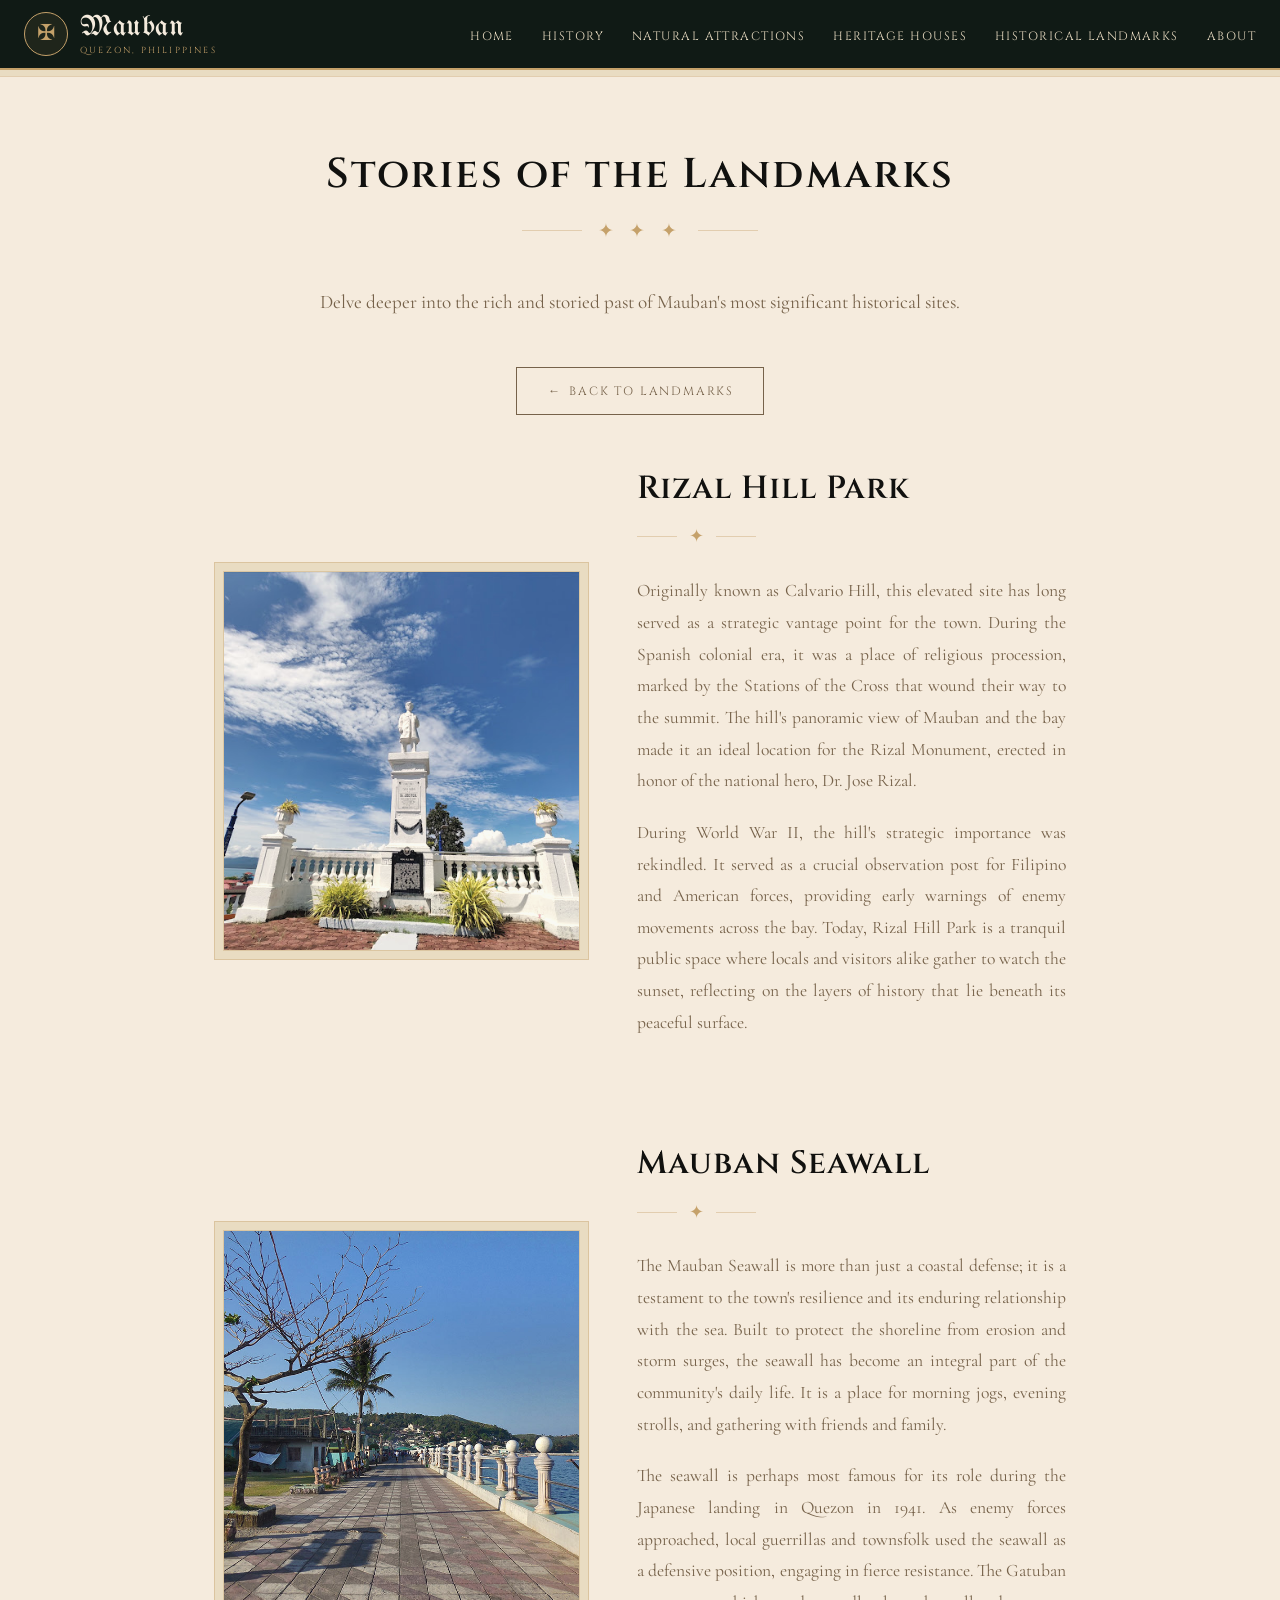
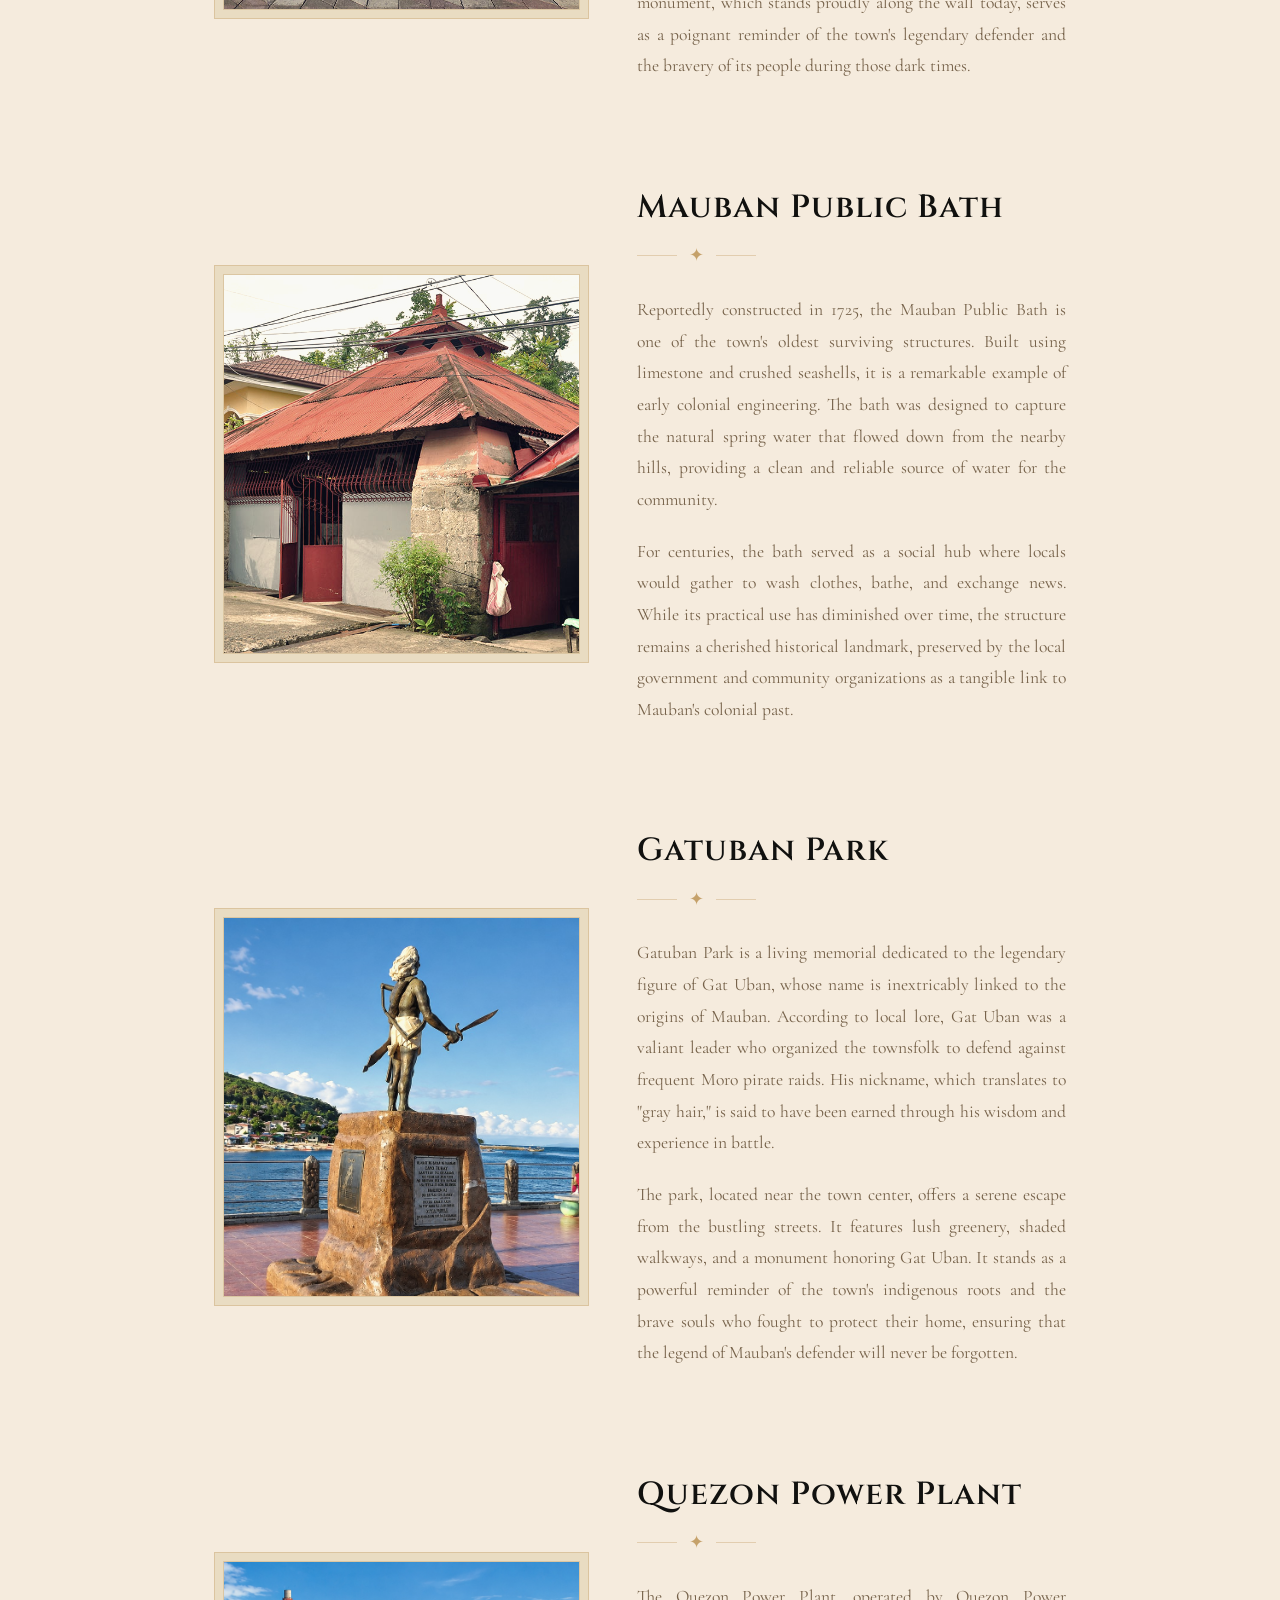
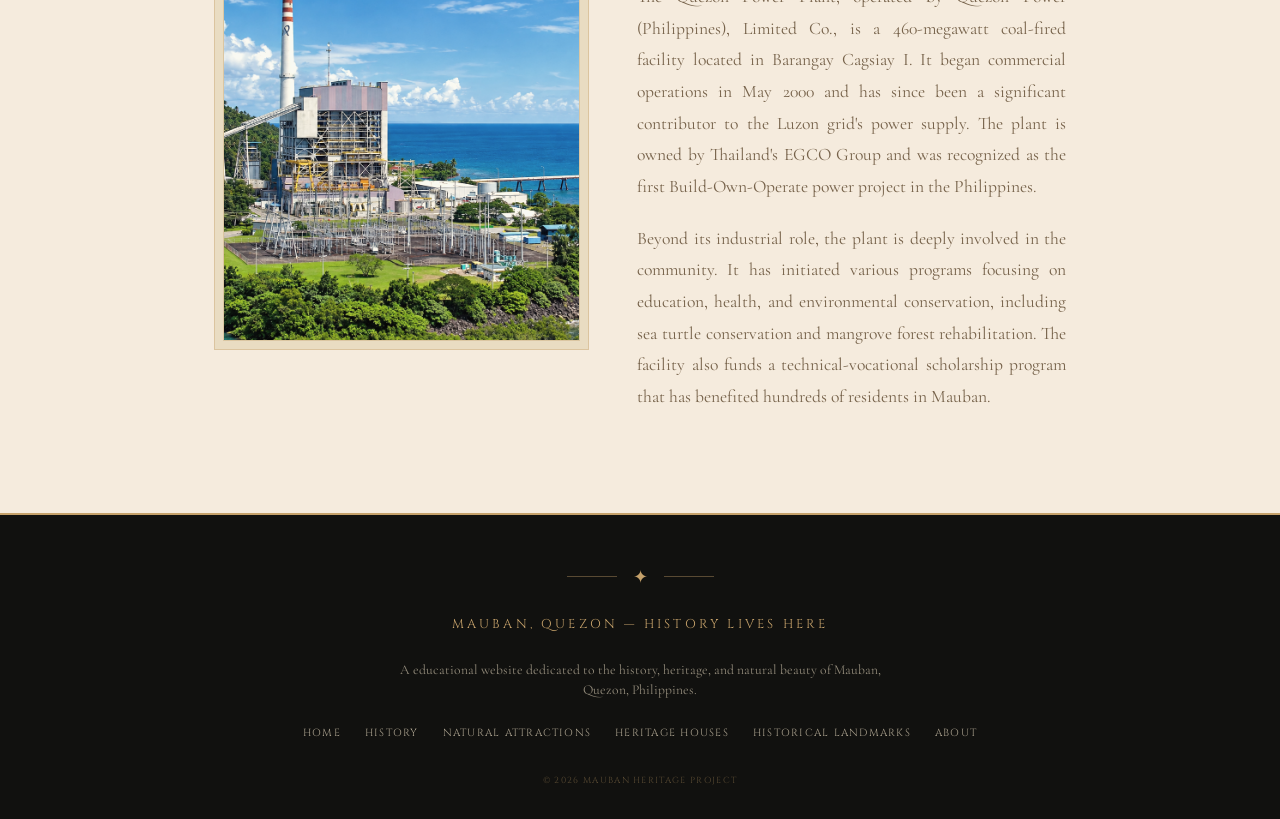
<file: landmark-details.html>
<!DOCTYPE html>
<html lang="en">
<head>
  <meta charset="UTF-8">
  <meta name="viewport" content="width=device-width, initial-scale=1.0">
  <title>Detailed Histories — Mauban, Quezon</title>
  <!-- Fonts -->
  <link rel="preconnect" href="https://fonts.googleapis.com">
  <link rel="preconnect" href="https://fonts.gstatic.com" crossorigin>
  <link href="https://fonts.googleapis.com/css2?family=Cinzel:wght@400;500;600;700&family=Cormorant+Garamond:ital,wght@0,400;0,500;0,600;0,700;1,400&family=UnifrakturMaguntia&display=swap" rel="stylesheet">
  <!-- Custom CSS -->
  <link rel="stylesheet" href="style.css">
</head>
<body>

  <!-- NAVBAR -->
  <nav class="navbar">
    <div class="container">
      <a href="index.html" class="logo-area" aria-label="Mauban Home">
        <div class="logo-emblem">✠</div>
        <div class="logo-text">
          <span class="main">Mauban</span>
          <span class="sub">Quezon, Philippines</span>
        </div>
      </a>

      <button class="hamburger" id="hamburger" aria-label="Toggle navigation menu" aria-expanded="false">
        <span></span>
        <span></span>
        <span></span>
      </button>

      <ul class="nav-links" id="navLinks">
        <li><a href="index.html">Home</a></li>
        <li><a href="index.html#history">History</a></li>
        <li><a href="index.html#natural">Natural Attractions</a></li>
        <li><a href="index.html#heritage">Heritage Houses</a></li>
        <li><a href="index.html#landmarks">Historical Landmarks</a></li>
        <li><a href="index.html#about">About</a></li>
      </ul>
    </div>
  </nav>

  <!-- DETAILS CONTENT -->
  <section class="page-section detailed-history-section" style="padding-top: 4rem;">
    <div class="container">
      <h2 class="page-title">Stories of the Landmarks</h2>
      <div class="ornament"><span>✦ ✦ ✦</span></div>
      <p class="page-intro">Delve deeper into the rich and storied past of Mauban's most significant historical sites.</p>
      
      <div style="text-align: center; margin-bottom: 3rem;">
        <a href="index.html#landmarks" class="btn-outline" style="border-color: var(--brown); color: var(--brown);">
          <span class="arrow" style="transform: rotate(180deg);">→</span> Back to Landmarks
        </a>
      </div>

      <!-- Detailed: Rizal Hill Park -->
      <div class="detail-block" id="rizal">
        <div class="detail-image">
          <img src="rizal.jpg" alt="Rizal Hill Park" loading="lazy">
        </div>
        <div class="detail-text">
          <h3>Rizal Hill Park</h3>
          <div class="sub-ornament"><span>✦</span></div>
          <p>Originally known as Calvario Hill, this elevated site has long served as a strategic vantage point for the town. During the Spanish colonial era, it was a place of religious procession, marked by the Stations of the Cross that wound their way to the summit. The hill's panoramic view of Mauban and the bay made it an ideal location for the Rizal Monument, erected in honor of the national hero, Dr. Jose Rizal.</p>
          <p>During World War II, the hill's strategic importance was rekindled. It served as a crucial observation post for Filipino and American forces, providing early warnings of enemy movements across the bay. Today, Rizal Hill Park is a tranquil public space where locals and visitors alike gather to watch the sunset, reflecting on the layers of history that lie beneath its peaceful surface.</p>
        </div>
      </div>

      <!-- Detailed: Mauban Seawall -->
      <div class="detail-block" id="seawall">
        <div class="detail-text">
          <h3>Mauban Seawall</h3>
          <div class="sub-ornament"><span>✦</span></div>
          <p>The Mauban Seawall is more than just a coastal defense; it is a testament to the town's resilience and its enduring relationship with the sea. Built to protect the shoreline from erosion and storm surges, the seawall has become an integral part of the community's daily life. It is a place for morning jogs, evening strolls, and gathering with friends and family.</p>
          <p>The seawall is perhaps most famous for its role during the Japanese landing in Quezon in 1941. As enemy forces approached, local guerrillas and townsfolk used the seawall as a defensive position, engaging in fierce resistance. The Gatuban monument, which stands proudly along the wall today, serves as a poignant reminder of the town's legendary defender and the bravery of its people during those dark times.</p>
        </div>
        <div class="detail-image">
          <img src="seawall.jpg" alt="Mauban Seawall" loading="lazy">
        </div>
      </div>

      <!-- Detailed: Mauban Public Bath -->
      <div class="detail-block" id="publicbath">
        <div class="detail-image">
          <img src="publicbath.jpg" alt="Mauban Public Bath" loading="lazy">
        </div>
        <div class="detail-text">
          <h3>Mauban Public Bath</h3>
          <div class="sub-ornament"><span>✦</span></div>
          <p>Reportedly constructed in 1725, the Mauban Public Bath is one of the town's oldest surviving structures. Built using limestone and crushed seashells, it is a remarkable example of early colonial engineering. The bath was designed to capture the natural spring water that flowed down from the nearby hills, providing a clean and reliable source of water for the community.</p>
          <p>For centuries, the bath served as a social hub where locals would gather to wash clothes, bathe, and exchange news. While its practical use has diminished over time, the structure remains a cherished historical landmark, preserved by the local government and community organizations as a tangible link to Mauban's colonial past.</p>
        </div>
      </div>

      <!-- Detailed: Gatuban Park -->
      <div class="detail-block" id="gatuban">
        <div class="detail-text">
          <h3>Gatuban Park</h3>
          <div class="sub-ornament"><span>✦</span></div>
          <p>Gatuban Park is a living memorial dedicated to the legendary figure of Gat Uban, whose name is inextricably linked to the origins of Mauban. According to local lore, Gat Uban was a valiant leader who organized the townsfolk to defend against frequent Moro pirate raids. His nickname, which translates to "gray hair," is said to have been earned through his wisdom and experience in battle.</p>
          <p>The park, located near the town center, offers a serene escape from the bustling streets. It features lush greenery, shaded walkways, and a monument honoring Gat Uban. It stands as a powerful reminder of the town's indigenous roots and the brave souls who fought to protect their home, ensuring that the legend of Mauban's defender will never be forgotten.</p>
        </div>
        <div class="detail-image">
          <img src="gatuban.jpg" alt="Gatuban Park" loading="lazy">
        </div>
      </div>

      <!-- Detailed: Quezon Power Plant -->
      <div class="detail-block" id="powerplant">
        <div class="detail-image">
          <img src="powerplant.png" alt="Quezon Power Plant" loading="lazy">
        </div>
        <div class="detail-text">
          <h3>Quezon Power Plant</h3>
          <div class="sub-ornament"><span>✦</span></div>
          <p>The Quezon Power Plant, operated by Quezon Power (Philippines), Limited Co., is a 460-megawatt coal-fired facility located in Barangay Cagsiay I. It began commercial operations in May 2000 and has since been a significant contributor to the Luzon grid's power supply. The plant is owned by Thailand's EGCO Group and was recognized as the first Build-Own-Operate power project in the Philippines.</p>
          <p>Beyond its industrial role, the plant is deeply involved in the community. It has initiated various programs focusing on education, health, and environmental conservation, including sea turtle conservation and mangrove forest rehabilitation. The facility also funds a technical-vocational scholarship program that has benefited hundreds of residents in Mauban.</p>
        </div>
      </div>

    </div>
  </section>

  <!-- FOOTER -->
  <footer class="footer">
    <div class="container">
      <div class="footer-ornament"><span>✦</span></div>
      <div class="footer-text">Mauban, Quezon — History Lives Here</div>
      <p class="footer-note">A educational website dedicated to the history, heritage, and natural beauty of Mauban, Quezon, Philippines.</p>
      <div class="footer-links">
        <a href="index.html">Home</a>
        <a href="index.html#history">History</a>
        <a href="index.html#natural">Natural Attractions</a>
        <a href="index.html#heritage">Heritage Houses</a>
        <a href="index.html#landmarks">Historical Landmarks</a>
        <a href="index.html#about-page">About</a>
      </div>
      <div style="margin-top: 2rem; font-family: 'Cinzel', serif; font-size: 0.55rem; letter-spacing: 0.15em; color: var(--gold-dim); text-transform: uppercase;">
        © 2026 Mauban Heritage Project
      </div>
    </div>
  </footer>

  <!-- BACK TO TOP -->
  <button class="back-to-top" id="backToTop" aria-label="Back to top">↑</button>

  <!-- Custom JS -->
  <script src="script.js"></script>
</body>
</html>
</file>
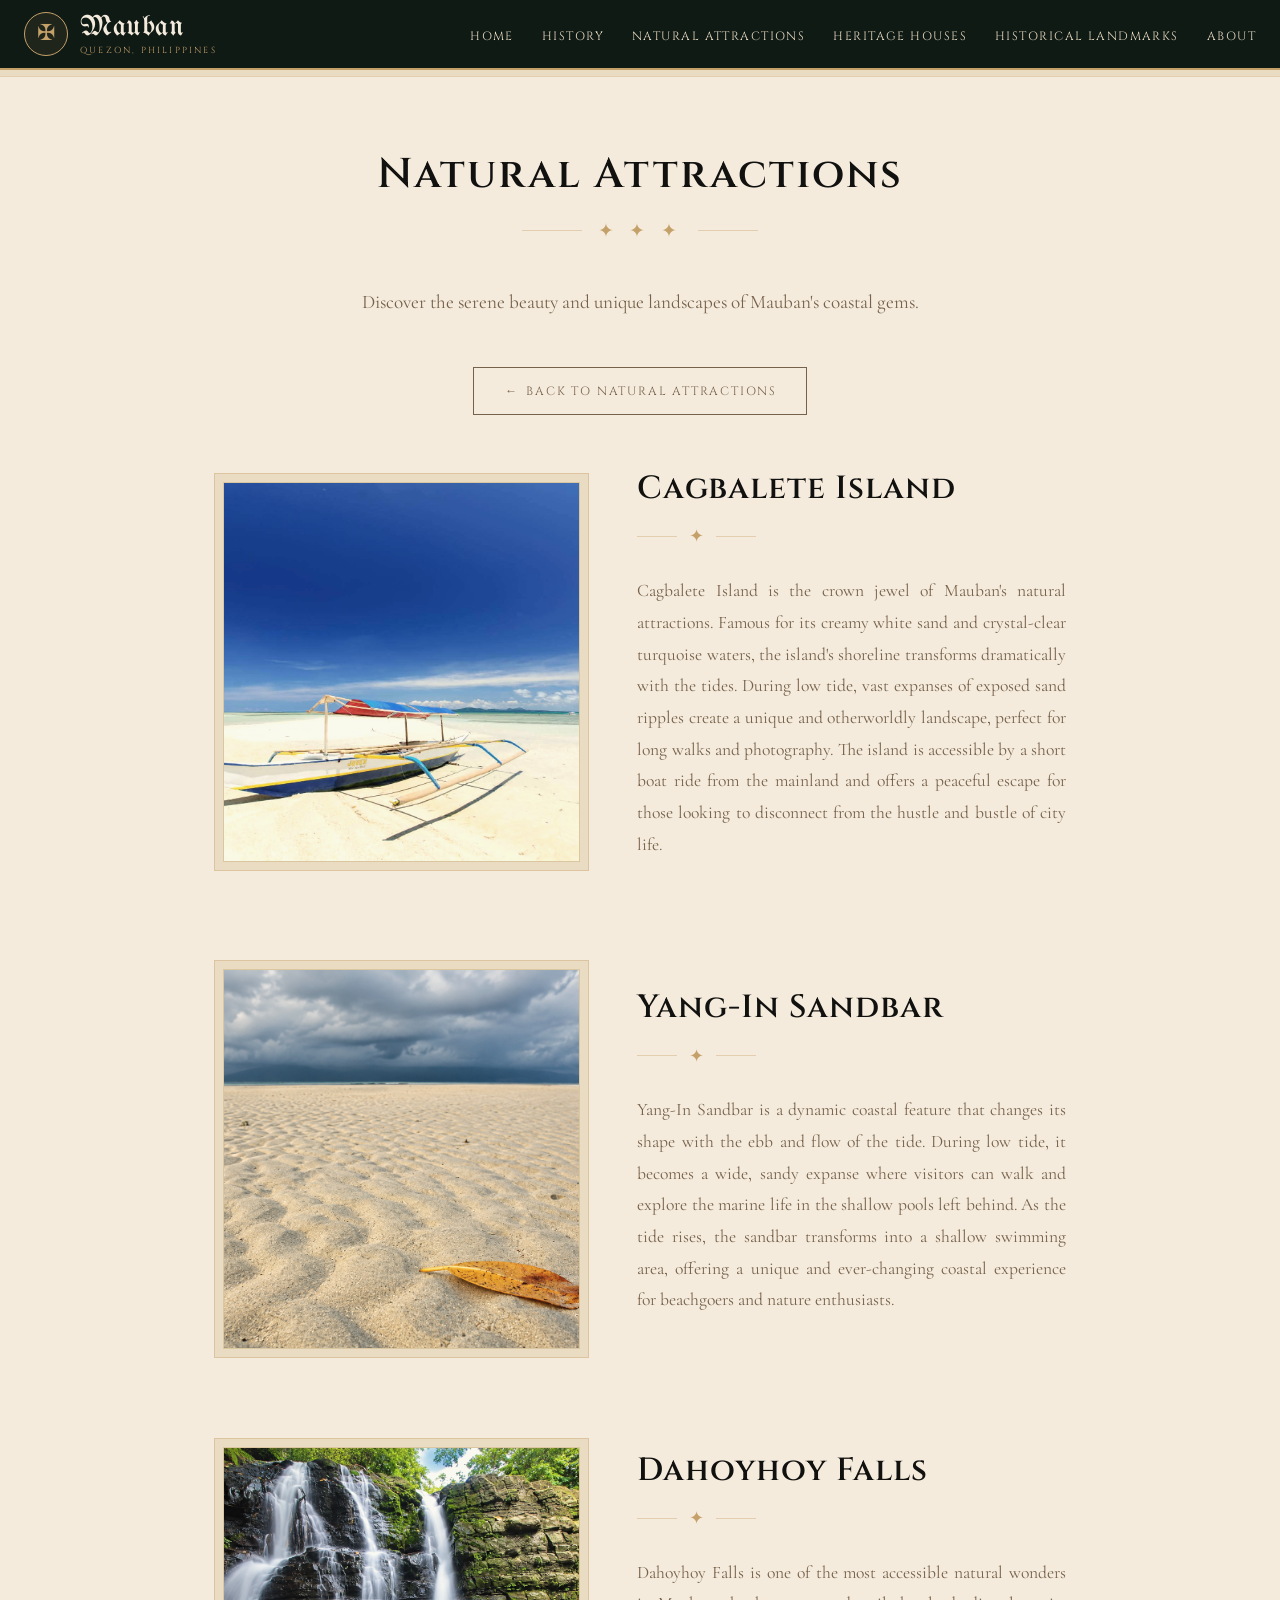
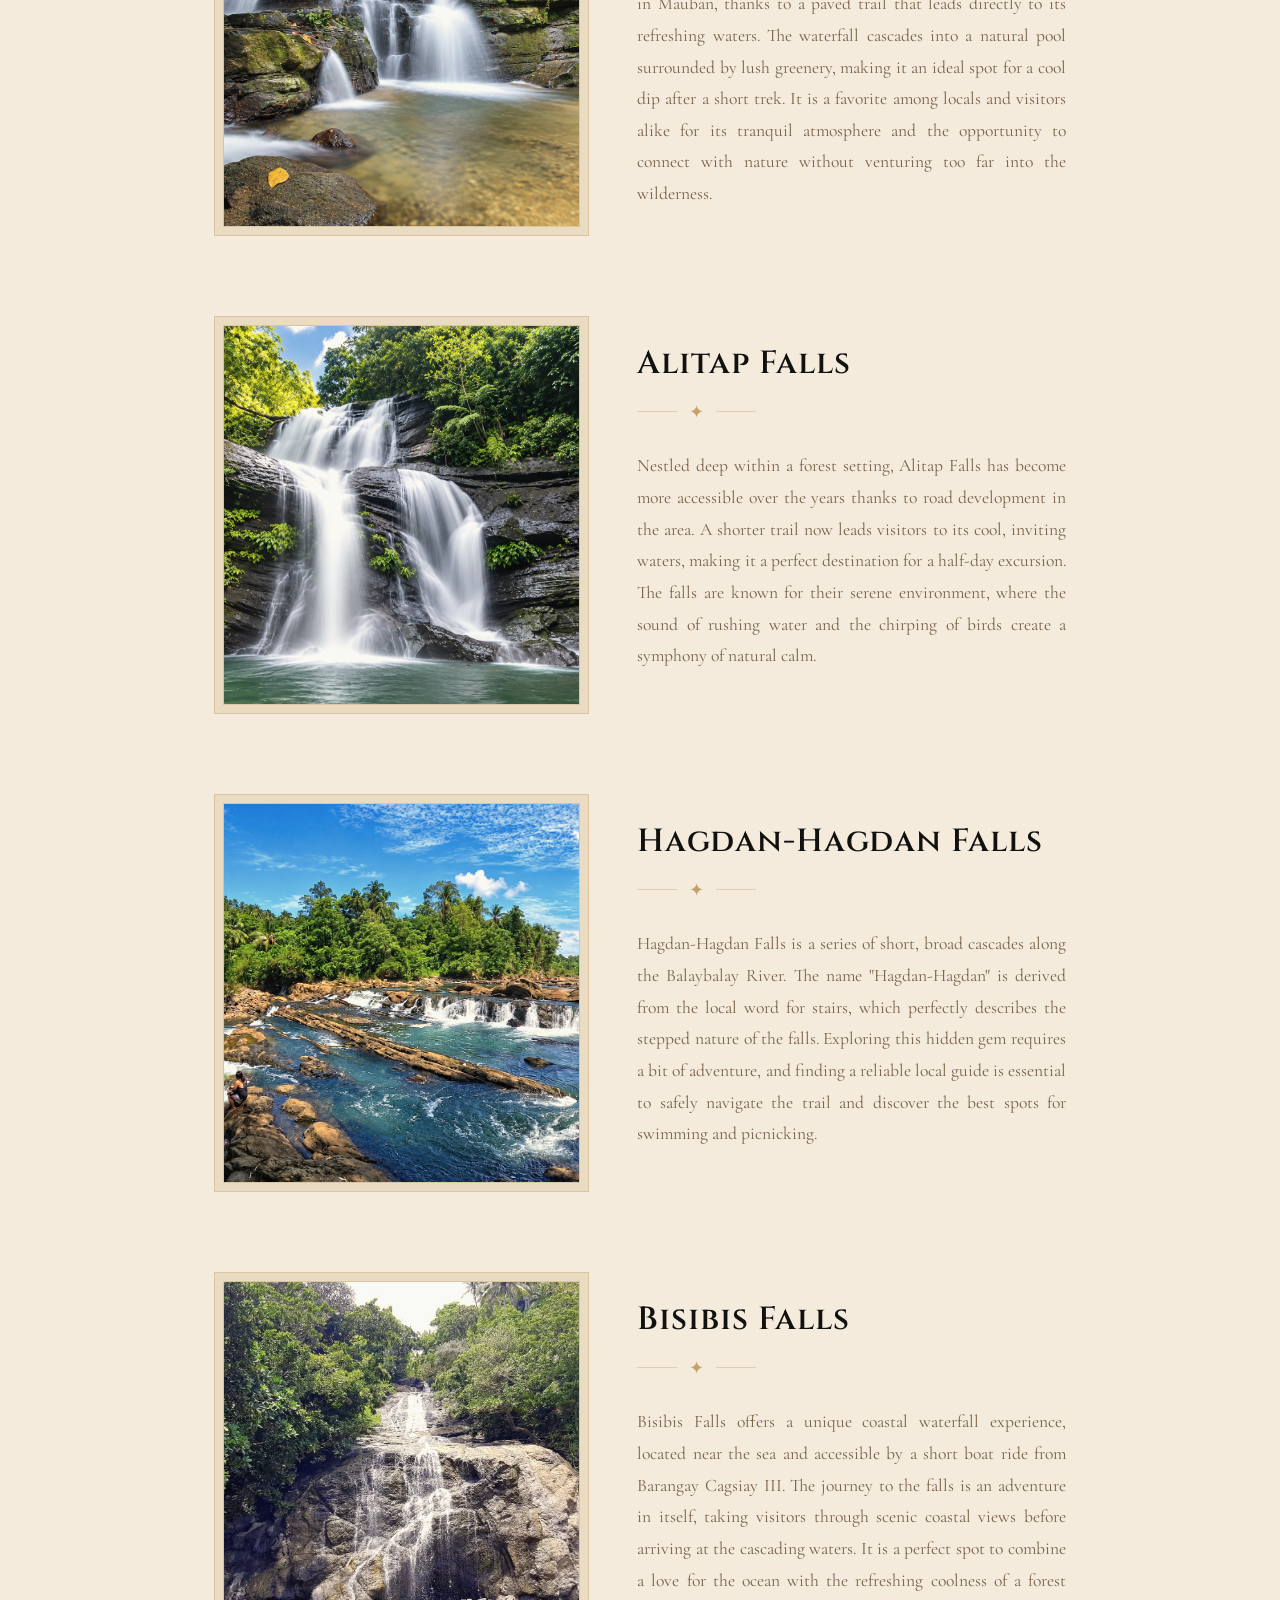
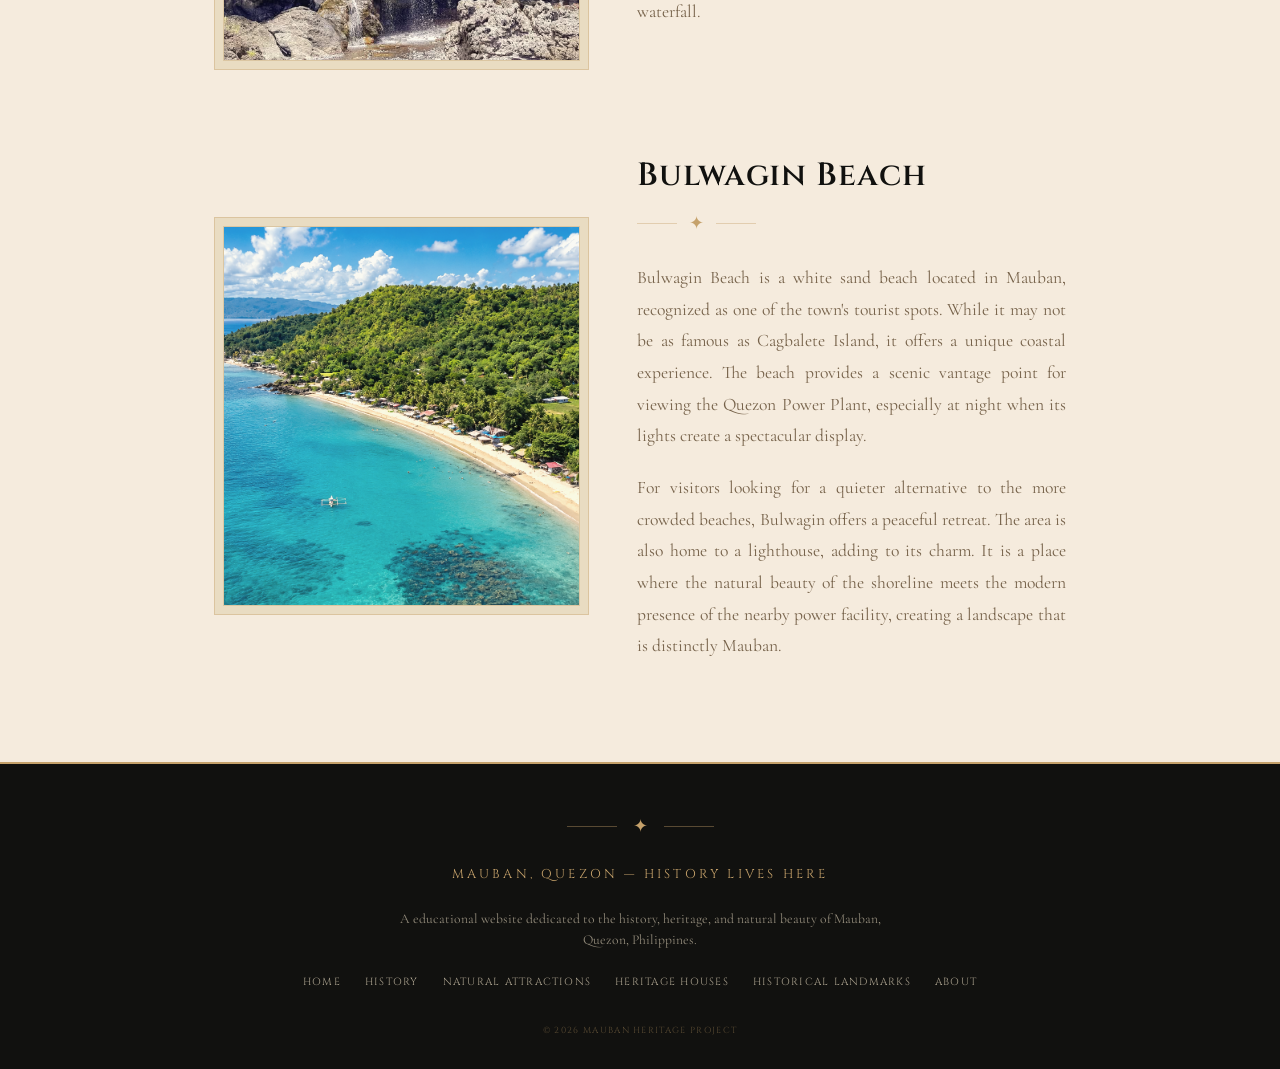
<file: natural-details.html>
<!DOCTYPE html>
<html lang="en">
<head>
  <meta charset="UTF-8">
  <meta name="viewport" content="width=device-width, initial-scale=1.0">
  <title>Natural Attractions — Mauban, Quezon</title>
  <!-- Fonts -->
  <link rel="preconnect" href="https://fonts.googleapis.com">
  <link rel="preconnect" href="https://fonts.gstatic.com" crossorigin>
  <link href="https://fonts.googleapis.com/css2?family=Cinzel:wght@400;500;600;700&family=Cormorant+Garamond:ital,wght@0,400;0,500;0,600;0,700;1,400&family=UnifrakturMaguntia&display=swap" rel="stylesheet">
  <!-- Custom CSS -->
  <link rel="stylesheet" href="style.css">
</head>
<body>

  <!-- NAVBAR -->
  <nav class="navbar">
    <div class="container">
      <a href="index.html" class="logo-area" aria-label="Mauban Home">
        <div class="logo-emblem">✠</div>
        <div class="logo-text">
          <span class="main">Mauban</span>
          <span class="sub">Quezon, Philippines</span>
        </div>
      </a>

      <button class="hamburger" id="hamburger" aria-label="Toggle navigation menu" aria-expanded="false">
        <span></span>
        <span></span>
        <span></span>
      </button>

      <ul class="nav-links" id="navLinks">
        <li><a href="index.html">Home</a></li>
        <li><a href="index.html#history">History</a></li>
        <li><a href="index.html#natural">Natural Attractions</a></li>
        <li><a href="index.html#heritage">Heritage Houses</a></li>
        <li><a href="index.html#landmarks">Historical Landmarks</a></li>
        <li><a href="index.html#about">About</a></li>
      </ul>
    </div>
  </nav>

  <!-- DETAILS CONTENT -->
  <section class="page-section detailed-history-section" style="padding-top: 4rem;">
    <div class="container">
      <h2 class="page-title">Natural Attractions</h2>
      <div class="ornament"><span>✦ ✦ ✦</span></div>
      <p class="page-intro">Discover the serene beauty and unique landscapes of Mauban's coastal gems.</p>
      
      <div style="text-align: center; margin-bottom: 3rem;">
        <a href="index.html#natural" class="btn-outline" style="border-color: var(--brown); color: var(--brown);">
          <span class="arrow" style="transform: rotate(180deg);">→</span> Back to Natural Attractions
        </a>
      </div>

      <!-- Detailed: Cagbalete Island -->
      <div class="detail-block" id="cagbalete">
        <div class="detail-image">
          <img src="cagbalete.jpg" alt="Cagbalete Island" loading="lazy">
        </div>
        <div class="detail-text">
          <h3>Cagbalete Island</h3>
          <div class="sub-ornament"><span>✦</span></div>
          <p>Cagbalete Island is the crown jewel of Mauban's natural attractions. Famous for its creamy white sand and crystal-clear turquoise waters, the island's shoreline transforms dramatically with the tides. During low tide, vast expanses of exposed sand ripples create a unique and otherworldly landscape, perfect for long walks and photography. The island is accessible by a short boat ride from the mainland and offers a peaceful escape for those looking to disconnect from the hustle and bustle of city life.</p>
        </div>
      </div>

      <!-- Detailed: Yang-In Sandbar -->
      <div class="detail-block" id="yangin">
        <div class="detail-text">
          <h3>Yang-In Sandbar</h3>
          <div class="sub-ornament"><span>✦</span></div>
          <p>Yang-In Sandbar is a dynamic coastal feature that changes its shape with the ebb and flow of the tide. During low tide, it becomes a wide, sandy expanse where visitors can walk and explore the marine life in the shallow pools left behind. As the tide rises, the sandbar transforms into a shallow swimming area, offering a unique and ever-changing coastal experience for beachgoers and nature enthusiasts.</p>
        </div>
        <div class="detail-image">
          <img src="yangin.jpg" alt="Yang-In Sandbar" loading="lazy">
        </div>
      </div>

      <!-- Detailed: Dahoyhoy Falls -->
      <div class="detail-block" id="dahoyhoy">
        <div class="detail-image">
          <img src="dahoyhoy.jpg" alt="Dahoyhoy Falls" loading="lazy">
        </div>
        <div class="detail-text">
          <h3>Dahoyhoy Falls</h3>
          <div class="sub-ornament"><span>✦</span></div>
          <p>Dahoyhoy Falls is one of the most accessible natural wonders in Mauban, thanks to a paved trail that leads directly to its refreshing waters. The waterfall cascades into a natural pool surrounded by lush greenery, making it an ideal spot for a cool dip after a short trek. It is a favorite among locals and visitors alike for its tranquil atmosphere and the opportunity to connect with nature without venturing too far into the wilderness.</p>
        </div>
      </div>

      <!-- Detailed: Alitap Falls -->
      <div class="detail-block" id="alitap">
        <div class="detail-text">
          <h3>Alitap Falls</h3>
          <div class="sub-ornament"><span>✦</span></div>
          <p>Nestled deep within a forest setting, Alitap Falls has become more accessible over the years thanks to road development in the area. A shorter trail now leads visitors to its cool, inviting waters, making it a perfect destination for a half-day excursion. The falls are known for their serene environment, where the sound of rushing water and the chirping of birds create a symphony of natural calm.</p>
        </div>
        <div class="detail-image">
          <img src="alitap.jpg" alt="Alitap Falls" loading="lazy">
        </div>
      </div>

      <!-- Detailed: Hagdan-Hagdan Falls -->
      <div class="detail-block" id="hagdan">
        <div class="detail-image">
          <img src="hagdan.png" alt="Hagdan-Hagdan Falls" loading="lazy">
        </div>
        <div class="detail-text">
          <h3>Hagdan-Hagdan Falls</h3>
          <div class="sub-ornament"><span>✦</span></div>
          <p>Hagdan-Hagdan Falls is a series of short, broad cascades along the Balaybalay River. The name "Hagdan-Hagdan" is derived from the local word for stairs, which perfectly describes the stepped nature of the falls. Exploring this hidden gem requires a bit of adventure, and finding a reliable local guide is essential to safely navigate the trail and discover the best spots for swimming and picnicking.</p>
        </div>
      </div>

      <!-- Detailed: Bisibis Falls -->
      <div class="detail-block" id="bisibis">
        <div class="detail-text">
          <h3>Bisibis Falls</h3>
          <div class="sub-ornament"><span>✦</span></div>
          <p>Bisibis Falls offers a unique coastal waterfall experience, located near the sea and accessible by a short boat ride from Barangay Cagsiay III. The journey to the falls is an adventure in itself, taking visitors through scenic coastal views before arriving at the cascading waters. It is a perfect spot to combine a love for the ocean with the refreshing coolness of a forest waterfall.</p>
        </div>
        <div class="detail-image">
          <img src="bisibis.jpg" alt="Bisibis Falls" loading="lazy">
        </div>
      </div>

      <!-- Detailed: Bulwagin Beach -->
      <div class="detail-block" id="bulwagin">
        <div class="detail-image">
          <img src="bulwagin.jpg" alt="Bulwagin Beach" loading="lazy">
        </div>
        <div class="detail-text">
          <h3>Bulwagin Beach</h3>
          <div class="sub-ornament"><span>✦</span></div>
          <p>Bulwagin Beach is a white sand beach located in Mauban, recognized as one of the town's tourist spots. While it may not be as famous as Cagbalete Island, it offers a unique coastal experience. The beach provides a scenic vantage point for viewing the Quezon Power Plant, especially at night when its lights create a spectacular display.</p>
          <p>For visitors looking for a quieter alternative to the more crowded beaches, Bulwagin offers a peaceful retreat. The area is also home to a lighthouse, adding to its charm. It is a place where the natural beauty of the shoreline meets the modern presence of the nearby power facility, creating a landscape that is distinctly Mauban.</p>
        </div>
      </div>

    </div>
  </section>

  <!-- FOOTER -->
  <footer class="footer">
    <div class="container">
      <div class="footer-ornament"><span>✦</span></div>
      <div class="footer-text">Mauban, Quezon — History Lives Here</div>
      <p class="footer-note">A educational website dedicated to the history, heritage, and natural beauty of Mauban, Quezon, Philippines.</p>
      <div class="footer-links">
        <a href="index.html">Home</a>
        <a href="index.html#history">History</a>
        <a href="index.html#natural">Natural Attractions</a>
        <a href="index.html#heritage">Heritage Houses</a>
        <a href="index.html#landmarks">Historical Landmarks</a>
        <a href="index.html#about-page">About</a>
      </div>
      <div style="margin-top: 2rem; font-family: 'Cinzel', serif; font-size: 0.55rem; letter-spacing: 0.15em; color: var(--gold-dim); text-transform: uppercase;">
        © 2026 Mauban Heritage Project
      </div>
    </div>
  </footer>

  <!-- BACK TO TOP -->
  <button class="back-to-top" id="backToTop" aria-label="Back to top">↑</button>

  <!-- Custom JS -->
  <script src="script.js"></script>
</body>
</html>
</file>
<file: style.css>
/* ---------- RESET & GLOBAL ---------- */
* {
  margin: 0;
  padding: 0;
  box-sizing: border-box;
}

:root {
  --forest: #101A15;
  --charcoal: #11110F;
  --gold: #C5A16A;
  --parchment: #E9DCC2;
  --ivory: #F5EBDD;
  --brown: #76624A;
  --gold-dim: rgba(197, 161, 106, 0.4);
  --gold-light: #D4B88C;
}

html {
  overflow-x: hidden;
  width: 100%;
  scroll-behavior: smooth;
}

body {
  background-color: var(--parchment);
  color: var(--charcoal);
  font-family: 'Cormorant Garamond', serif;
  font-size: 1.125rem;
  line-height: 1.6;
  overflow-x: hidden;
  width: 100%;
  -webkit-font-smoothing: antialiased;
  padding-top: 76px; 
  cursor: url("data:image/svg+xml,%3Csvg xmlns='http://www.w3.org/2000/svg' width='32' height='32' viewBox='0 0 32 32'%3E%3Cpath d='M16 2 L20 12 L30 16 L20 20 L16 30 L12 20 L2 16 L12 12 Z' fill='none' stroke='%23C5A16A' stroke-width='2' stroke-linejoin='round'/%3E%3Ccircle cx='16' cy='16' r='2' fill='%23C5A16A'/%3E%3C/svg%3E") 16 16, auto;
}

a, button, .attraction-card, .flashcard, .explore-card, .flashcard-nav, .read-more-link, .lightbox-trigger {
  cursor: url("data:image/svg+xml,%3Csvg xmlns='http://www.w3.org/2000/svg' width='32' height='32' viewBox='0 0 32 32'%3E%3Cpath d='M16 2 L20 12 L30 16 L20 20 L16 30 L12 20 L2 16 L12 12 Z' fill='none' stroke='%23C5A16A' stroke-width='2' stroke-linejoin='round'/%3E%3Ccircle cx='16' cy='16' r='2' fill='%23C5A16A'/%3E%3C/svg%3E") 16 16, pointer;
}

img {
  max-width: 100%;
  display: block;
  height: auto;
  /* Smooth rendering for images */
  image-rendering: -webkit-optimize-contrast;
  transition: opacity 0.3s ease-in-out;
}

a {
  text-decoration: none;
  color: inherit;
}

button {
  background: none;
  border: none;
  cursor: pointer;
  font: inherit;
  color: inherit;
}

.container {
  max-width: 1280px;
  width: 100%;
  margin: 0 auto;
  padding: 0 1.5rem;
}

/* ---------- TYPOGRAPHY ---------- */
.gothic {
  font-family: 'UnifrakturMaguntia', cursive;
  font-weight: 400;
  letter-spacing: 0.02em;
}

.cinzel {
  font-family: 'Cinzel', serif;
  font-weight: 500;
  letter-spacing: 0.08em;
  text-transform: uppercase;
}

.gold-text {
  color: var(--gold);
}

.section-heading {
  font-family: 'Cinzel', serif;
  font-size: 2.6rem;
  font-weight: 600;
  text-align: center;
  color: var(--charcoal);
  margin-bottom: 0.5rem;
  letter-spacing: 0.05em;
}

.section-heading.light {
  color: var(--ivory);
}

.ornament {
  display: flex;
  align-items: center;
  justify-content: center;
  gap: 1rem;
  margin-bottom: 2.5rem;
  color: var(--gold);
}

.ornament::before,
.ornament::after {
  content: '';
  height: 1px;
  width: 60px;
  background: var(--gold-dim);
}

.ornament span {
  font-size: 1.2rem;
  letter-spacing: 0.3em;
}

/* ---------- NAVIGATION ---------- */
.navbar {
  background: var(--forest);
  border-bottom: 2px solid var(--gold);
  padding: 0.75rem 0;
  position: fixed;
  top: 0;
  left: 0;
  width: 100%;
  z-index: 1000;
  transition: background 0.3s;
}

.navbar .container {
  display: flex;
  align-items: center;
  justify-content: space-between;
  gap: 2rem;
}

.logo-area {
  display: flex;
  align-items: center;
  gap: 0.75rem;
  flex-shrink: 0;
}

.logo-emblem {
  width: 44px;
  height: 44px;
  border: 1.5px solid var(--gold);
  border-radius: 50%;
  display: flex;
  align-items: center;
  justify-content: center;
  color: var(--gold);
  font-size: 1.4rem;
  font-family: 'UnifrakturMaguntia', cursive;
  line-height: 1;
  background: rgba(197, 161, 106, 0.08);
}

.logo-text {
  display: flex;
  flex-direction: column;
  line-height: 1.1;
}

.logo-text .main {
  font-family: 'UnifrakturMaguntia', cursive;
  font-size: 1.8rem;
  color: var(--ivory);
  letter-spacing: 0.02em;
}

.logo-text .sub {
  font-family: 'Cinzel', serif;
  font-size: 0.55rem;
  letter-spacing: 0.25em;
  color: var(--gold);
  text-transform: uppercase;
  margin-top: 2px;
}

.nav-links {
  display: flex;
  align-items: center;
  gap: 1.75rem;
  list-style: none;
}

.nav-links a {
  font-family: 'Cinzel', serif;
  font-size: 0.75rem;
  letter-spacing: 0.12em;
  color: var(--parchment);
  text-transform: uppercase;
  transition: color 0.2s;
  position: relative;
  padding-bottom: 4px;
}

.nav-links a::after {
  content: '';
  position: absolute;
  left: 0;
  bottom: 0;
  width: 0;
  height: 1.5px;
  background: var(--gold);
  transition: width 0.25s ease;
}

.nav-links a:hover {
  color: var(--gold);
}

.nav-links a:hover::after,
.nav-links a.active::after {
  width: 100%;
}

.nav-links a.active {
  color: var(--gold);
}

/* Search area */
.nav-search-area {
  display: flex;
  align-items: center;
  gap: 0.5rem;
  position: relative;
}

.nav-search-input {
  width: 0;
  padding: 0;
  border: none;
  border-bottom: 1px solid transparent;
  background: transparent;
  color: var(--ivory);
  font-family: 'Cormorant Garamond', serif;
  font-size: 1rem;
  outline: none;
  transition: width 0.3s ease, padding 0.3s ease, border-color 0.3s;
  opacity: 0;
}

.nav-search-input.active {
  width: 150px;
  padding: 0.25rem 0.5rem;
  border-bottom: 1px solid var(--gold);
  opacity: 1;
}

.nav-search-input::placeholder {
  color: rgba(233, 220, 194, 0.5);
  font-style: italic;
}

.nav-search {
  color: var(--gold);
  font-size: 1.1rem;
  padding: 0.25rem;
  transition: opacity 0.2s;
  flex-shrink: 0;
  cursor: pointer;
}

.nav-search:hover {
  opacity: 0.7;
}

/* hamburger */
.hamburger {
  display: none;
  flex-direction: column;
  gap: 5px;
  padding: 6px;
  background: none;
  border: none;
  cursor: pointer;
  z-index: 1100;
}

.hamburger span {
  display: block;
  width: 26px;
  height: 2px;
  background: var(--gold);
  transition: transform 0.3s, opacity 0.3s;
}

.hamburger.active span:nth-child(1) {
  transform: translateY(7px) rotate(45deg);
}

.hamburger.active span:nth-child(2) {
  opacity: 0;
}

.hamburger.active span:nth-child(3) {
  transform: translateY(-7px) rotate(-45deg);
}

/* ---------- HERO ---------- */
.hero {
  position: relative;
  min-height: 90vh;
  display: flex;
  align-items: center;
  background: var(--charcoal);
  overflow: hidden;
  width: 100%;
}

.hero-image-wrapper {
  position: absolute;
  inset: 0;
  width: 100%;
  height: 100%;
}

.hero-image-wrapper img {
  width: 100%;
  height: 100%;
  object-fit: cover;
  object-position: center 40%;
  transition: opacity 0.8s ease-in-out;
}

.hero-image-wrapper::after {
  content: '';
  position: absolute;
  inset: 0;
  background: linear-gradient(to right, rgba(17, 17, 15, 0.92) 0%, rgba(17, 17, 15, 0.65) 45%, rgba(17, 17, 15, 0.25) 100%);
}

.hero .container {
  position: relative;
  z-index: 2;
  padding-top: 4rem;
  padding-bottom: 4rem;
}

.hero-content {
  max-width: 680px;
}

.hero-eyebrow {
  font-family: 'Cinzel', serif;
  font-size: 0.7rem;
  letter-spacing: 0.35em;
  color: var(--gold);
  text-transform: uppercase;
  margin-bottom: 0.75rem;
}

.hero-title {
  font-family: 'UnifrakturMaguntia', cursive;
  font-size: clamp(3.2rem, 8vw, 6rem);
  line-height: 1.05;
  color: var(--ivory);
  margin-bottom: 1.25rem;
  letter-spacing: 0.02em;
}

.hero-subtitle {
  font-family: 'Cormorant Garamond', serif;
  font-size: 1.4rem;
  font-style: italic;
  color: var(--parchment);
  max-width: 480px;
  margin-bottom: 2.25rem;
  line-height: 1.5;
}

.btn-outline {
  display: inline-flex;
  align-items: center;
  gap: 0.6rem;
  font-family: 'Cinzel', serif;
  font-size: 0.75rem;
  letter-spacing: 0.15em;
  text-transform: uppercase;
  color: var(--gold);
  border: 1.5px solid var(--gold);
  padding: 0.85rem 1.8rem;
  background: transparent;
  transition: background 0.25s, color 0.25s;
  cursor: pointer;
}

.btn-outline:hover {
  background: var(--gold);
  color: var(--forest);
}

.btn-outline .arrow {
  transition: transform 0.25s;
}

.btn-outline:hover .arrow {
  transform: translateX(4px);
}

.hero-caption {
  position: absolute;
  bottom: 1.5rem;
  right: 2rem;
  font-family: 'Cinzel', serif;
  font-size: 0.6rem;
  letter-spacing: 0.12em;
  color: var(--gold-dim);
  text-transform: uppercase;
  z-index: 3;
}

/* ---------- ABOUT ---------- */
.about-section {
  background: var(--parchment);
  padding: 5rem 0;
  position: relative;
  overflow: hidden;
  width: 100%;
}

.about-grid {
  display: grid;
  grid-template-columns: 1fr 1.2fr;
  gap: 3rem;
  align-items: center;
}

.about-illustration {
  position: relative;
  border: 1px solid var(--gold-dim);
  padding: 1rem;
  background: rgba(255, 250, 240, 0.3);
}

.about-illustration img {
  width: 100%;
  height: 380px;
  object-fit: cover;
  filter: sepia(0.3) contrast(0.95);
  border: 1px solid var(--gold-dim);
}

.about-illustration::before {
  content: '';
  position: absolute;
  inset: 6px;
  border: 1px solid var(--gold-dim);
  pointer-events: none;
}

.about-text h2 {
  font-family: 'Cinzel', serif;
  font-size: 2.6rem;
  font-weight: 600;
  color: var(--charcoal);
  margin-bottom: 0.25rem;
  letter-spacing: 0.05em;
}

.about-text .sub-ornament {
  display: flex;
  align-items: center;
  gap: 0.75rem;
  margin-bottom: 1.5rem;
  color: var(--gold);
}

.about-text .sub-ornament::before,
.about-text .sub-ornament::after {
  content: '';
  height: 1px;
  width: 40px;
  background: var(--gold-dim);
}

.about-text p {
  font-size: 1.15rem;
  color: var(--brown);
  margin-bottom: 1.75rem;
  line-height: 1.7;
}

.about-collage {
  display: flex;
  gap: 1rem;
  margin-top: 2rem;
  justify-content: flex-end;
}

.about-collage img {
  width: 90px;
  height: 70px;
  object-fit: cover;
  border: 2px solid var(--ivory);
  box-shadow: 0 4px 12px rgba(0, 0, 0, 0.12);
  transform: rotate(-2deg);
  transition: transform 0.3s;
}

.about-collage img:nth-child(2) {
  transform: rotate(1.5deg) translateY(-6px);
}

.about-collage img:nth-child(3) {
  transform: rotate(-1deg) translateY(3px);
}

.about-collage img:hover {
  transform: rotate(0deg) scale(1.05);
}

/* ---------- EXPLORE CATEGORIES ---------- */
.explore-section {
  background: var(--forest);
  padding: 5rem 0;
  position: relative;
  width: 100%;
}

.explore-section::before {
  content: '';
  position: absolute;
  inset: 0;
  background-image: url("data:image/svg+xml,%3Csvg width='60' height='60' viewBox='0 0 60 60' xmlns='http://www.w3.org/2000/svg'%3E%3Cg fill='none' fill-rule='evenodd'%3E%3Cg fill='%23C5A16A' fill-opacity='0.04'%3E%3Cpath d='M36 34v-4h-2v4h-4v2h4v4h2v-4h4v-2h-4zm0-30V0h-2v4h-4v2h4v4h2V6h4V4h-4zM6 34v-4H4v4H0v2h4v4h2v-4h4v-2H6zM6 4V0H4v4H0v2h4v4h2V6h4V4H6z'/%3E%3C/g%3E%3C/g%3E%3C/svg%3E");
  opacity: 0.8;
  pointer-events: none;
}

.explore-section .container {
  position: relative;
  z-index: 1;
}

.explore-grid {
  display: grid;
  grid-template-columns: repeat(4, 1fr);
  gap: 0;
  margin-top: 2rem;
}

.explore-card {
  text-align: center;
  padding: 2rem 1.5rem;
  border-right: 1px solid var(--gold-dim);
  transition: background 0.3s;
  display: flex;
  flex-direction: column;
  align-items: center;
}

.explore-card:last-child {
  border-right: none;
}

.explore-card:hover {
  background: rgba(197, 161, 106, 0.04);
}

.explore-icon {
  font-size: 2.4rem;
  color: var(--gold);
  margin-bottom: 1rem;
  line-height: 1;
  transition: transform 0.3s;
}

.explore-card:hover .explore-icon {
  transform: translateY(-4px);
}

.explore-card h3 {
  font-family: 'Cinzel', serif;
  font-size: 1.5rem;
  font-weight: 600;
  color: var(--ivory);
  margin-bottom: 0.5rem;
  letter-spacing: 0.05em;
}

.explore-card p {
  font-size: 0.95rem;
  color: var(--parchment);
  opacity: 0.8;
  margin-bottom: 1.25rem;
  line-height: 1.5;
  max-width: 220px;
}

.explore-link {
  font-family: 'Cinzel', serif;
  font-size: 0.65rem;
  letter-spacing: 0.12em;
  text-transform: uppercase;
  color: var(--gold);
  transition: color 0.2s;
}

.explore-link:hover {
  color: var(--gold-light);
}

/* ---------- FEATURED ATTRACTIONS ---------- */
.featured-section {
  background: var(--parchment);
  padding: 5rem 0;
  width: 100%;
  overflow: hidden;
}

.featured-scroll-wrapper {
  overflow: hidden;
  position: relative;
  width: 100%;
}

.featured-scroll {
  display: flex;
  gap: 1.5rem;
  padding-bottom: 1.5rem;
  margin-top: 1rem;
  width: max-content;
}

.featured-scroll::-webkit-scrollbar {
  height: 4px;
}

.featured-scroll::-webkit-scrollbar-track {
  background: var(--gold-dim);
}

.featured-scroll::-webkit-scrollbar-thumb {
  background: var(--gold);
}

.attraction-card {
  flex: 0 0 280px;
  background: var(--ivory);
  border: 1px solid var(--gold-dim);
  transition: transform 0.3s, box-shadow 0.3s;
  cursor: pointer;
  position: relative;
  overflow: hidden;
}

.attraction-card:hover {
  transform: translateY(-4px);
  box-shadow: 0 12px 28px rgba(0, 0, 0, 0.12);
}

.attraction-card-img {
  height: 200px;
  overflow: hidden;
  position: relative;
}

.attraction-card-img img {
  width: 100%;
  height: 100%;
  object-fit: cover;
  transition: transform 0.5s ease;
}

.attraction-card:hover .attraction-card-img img {
  transform: scale(1.06);
}

.attraction-card-body {
  padding: 1.25rem 1.25rem 1.5rem;
  border-top: 1px solid var(--gold-dim);
}

.attraction-card-body h3 {
  font-family: 'Cinzel', serif;
  font-size: 1.2rem;
  font-weight: 600;
  color: var(--charcoal);
  margin-bottom: 0.4rem;
  line-height: 1.2;
  letter-spacing: 0.03em;
}

.attraction-card-body p {
  font-size: 0.9rem;
  color: var(--brown);
  margin-bottom: 1rem;
  line-height: 1.4;
}

.attraction-card-body .arrow-link {
  font-family: 'Cinzel', serif;
  font-size: 0.6rem;
  letter-spacing: 0.12em;
  color: var(--gold);
  text-transform: uppercase;
  display: inline-flex;
  align-items: center;
  gap: 0.3rem;
}

.attraction-card-body .arrow-link .arrow {
  transition: transform 0.2s;
}

.attraction-card:hover .arrow-link .arrow {
  transform: translateX(4px);
}

.no-results {
  text-align: center;
  width: 100%;
  font-family: 'Cinzel', serif;
  font-size: 0.9rem;
  color: var(--brown);
  padding: 2rem 0;
  letter-spacing: 0.1em;
}

/* Custom Highlight for Search */
mark {
  background-color: var(--gold);
  color: var(--charcoal);
  padding: 0 2px;
  border-radius: 2px;
  box-shadow: 0 0 5px rgba(197, 161, 106, 0.6);
}

/* ---------- PAGE CONTENT ---------- */
.page-section {
  padding: 4rem 0 5rem;
  width: 100%;
}

.page-section .container {
  max-width: 900px;
}

.page-title {
  font-family: 'Cinzel', serif;
  font-size: 2.6rem;
  font-weight: 600;
  text-align: center;
  color: var(--charcoal);
  margin-bottom: 0.5rem;
  letter-spacing: 0.05em;
}

.page-intro {
  font-size: 1.2rem;
  color: var(--brown);
  text-align: center;
  max-width: 700px;
  margin: 0 auto 3rem;
  line-height: 1.7;
}

/* Timeline */
.timeline {
  position: relative;
  padding-left: 2.5rem;
  margin: 2rem 0;
}

.timeline::before {
  content: '';
  position: absolute;
  left: 8px;
  top: 0;
  bottom: 0;
  width: 2px;
  background: var(--gold-dim);
}

.timeline-item {
  position: relative;
  margin-bottom: 2.5rem;
}

.timeline-item::before {
  content: '';
  position: absolute;
  left: -2.5rem;
  top: 6px;
  width: 14px;
  height: 14px;
  border-radius: 50%;
  background: var(--gold);
  border: 2px solid var(--parchment);
  box-shadow: 0 0 0 2px var(--gold-dim);
}

.timeline-year {
  font-family: 'Cinzel', serif;
  font-size: 0.75rem;
  letter-spacing: 0.12em;
  color: var(--gold);
  margin-bottom: 0.25rem;
  text-transform: uppercase;
}

.timeline-item h3 {
  font-family: 'Cinzel', serif;
  font-size: 1.3rem;
  font-weight: 600;
  color: var(--charcoal);
  margin-bottom: 0.5rem;
  letter-spacing: 0.03em;
}

.timeline-item p {
  color: var(--brown);
  font-size: 1.05rem;
  line-height: 1.7;
}

.pull-quote {
  border-left: 4px solid var(--gold);
  padding: 1.5rem 2rem;
  margin: 2.5rem 0;
  background: rgba(197, 161, 106, 0.06);
  font-family: 'Cormorant Garamond', serif;
  font-style: italic;
  font-size: 1.35rem;
  color: var(--charcoal);
  line-height: 1.6;
}

.image-panel {
  margin: 2.5rem 0;
  border: 1px solid var(--gold-dim);
  padding: 0.5rem;
  background: var(--ivory);
}

.image-panel img {
  width: 100%;
  height: 300px;
  object-fit: cover;
}

.image-caption {
  font-family: 'Cinzel', serif;
  font-size: 0.6rem;
  letter-spacing: 0.1em;
  color: var(--brown);
  text-transform: uppercase;
  text-align: center;
  padding: 0.6rem 0.5rem 0.25rem;
}

/* Attraction page cards */
.attraction-page-grid {
  display: grid;
  grid-template-columns: 1fr 1fr;
  gap: 2rem;
  margin-top: 2rem;
}

.attraction-page-card {
  border: 1px solid var(--gold-dim);
  background: var(--ivory);
  overflow: hidden;
  transition: box-shadow 0.3s;
  display: flex;
  flex-direction: column;
}

.attraction-page-card:hover {
  box-shadow: 0 8px 20px rgba(0, 0, 0, 0.08);
}

.attraction-page-card img {
  width: 100%;
  height: 220px;
  object-fit: cover;
}

.attraction-page-card-body {
  padding: 1.25rem;
  display: flex;
  flex-direction: column;
  flex-grow: 1;
}

.attraction-page-card-body h3 {
  font-family: 'Cinzel', serif;
  font-size: 1.3rem;
  font-weight: 600;
  color: var(--charcoal);
  margin-bottom: 0.5rem;
  letter-spacing: 0.03em;
}

.attraction-page-card-body p {
  color: var(--brown);
  font-size: 0.95rem;
  line-height: 1.6;
  margin-bottom: 1rem;
}

/* Read More Link */
.read-more-link {
  font-family: 'Cinzel', serif;
  font-size: 0.65rem;
  letter-spacing: 0.12em;
  color: var(--gold);
  text-transform: uppercase;
  align-self: flex-end;
  margin-top: auto;
  transition: color 0.2s, transform 0.2s;
  display: inline-flex;
  align-items: center;
}

.read-more-link:hover {
  color: var(--brown);
  transform: translateX(3px);
}

/* ---------- DETAILED HISTORIES SECTION ---------- */
.detailed-history-section {
  background: var(--ivory);
  padding: 5rem 0;
  border-top: 1px solid var(--gold-dim);
}

.detail-block {
  display: flex;
  flex-direction: row;
  gap: 3rem;
  margin-bottom: 5rem;
  align-items: center;
}

.detail-block:last-child {
  margin-bottom: 0;
}

.detail-image {
  flex: 1;
  position: relative;
  border: 1px solid var(--gold-dim);
  padding: 0.5rem;
  background: var(--parchment);
}

.detail-image img {
  width: 100%;
  height: 380px;
  object-fit: cover;
  border: 1px solid var(--gold-dim);
  filter: sepia(0.2) contrast(0.95);
}

.detail-text {
  flex: 1.2;
}

.detail-text h3 {
  font-family: 'Cinzel', serif;
  font-size: 2rem;
  font-weight: 600;
  color: var(--charcoal);
  margin-bottom: 0.5rem;
  letter-spacing: 0.03em;
}

.detail-text .sub-ornament {
  display: flex;
  align-items: center;
  gap: 0.75rem;
  margin-bottom: 1.5rem;
  color: var(--gold);
}

.detail-text .sub-ornament::before,
.detail-text .sub-ornament::after {
  content: '';
  height: 1px;
  width: 40px;
  background: var(--gold-dim);
}

.detail-text p {
  font-size: 1.1rem;
  color: var(--brown);
  line-height: 1.8;
  margin-bottom: 1.25rem;
  text-align: justify;
}

/* Alternating layout for visual interest */
.detail-block:nth-child(even) {
  flex-direction: row-reverse;
}

/* ---------- HERITAGE FLASHCARDS ---------- */
.flashcard-carousel-container {
  position: relative;
  width: 100%;
  max-width: 1000px;
  margin: 0 auto;
  padding: 4rem 0;
  display: flex;
  justify-content: center;
  align-items: center;
  perspective: 1200px;
}

.flashcard-track {
  position: relative;
  width: 320px;
  height: 420px;
  transform-style: preserve-3d;
}

.flashcard {
  position: absolute;
  top: 0;
  left: 0;
  width: 100%;
  height: 100%;
  background: var(--ivory);
  border: 2px solid var(--gold);
  border-radius: 12px;
  overflow: hidden;
  box-shadow: 0 10px 30px rgba(0, 0, 0, 0.2);
  transition: transform 0.6s cubic-bezier(0.25, 1, 0.5, 1), opacity 0.6s ease, box-shadow 0.6s ease;
  cursor: pointer;
  display: flex;
  flex-direction: column;
  transform-origin: center center;
}

.flashcard::before {
  content: '';
  position: absolute;
  inset: 8px;
  border: 1px solid rgba(197, 161, 106, 0.5);
  border-radius: 8px;
  pointer-events: none;
  z-index: 10;
}

.flashcard img {
  width: 100%;
  height: 65%;
  object-fit: cover;
  border-bottom: 1px solid var(--gold-dim);
}

.flashcard-body {
  padding: 1.5rem;
  text-align: center;
  flex-grow: 1;
  display: flex;
  flex-direction: column;
  justify-content: center;
  background: linear-gradient(to bottom, var(--ivory), #f0e6d6);
}

.flashcard-body h3 {
  font-family: 'Cinzel', serif;
  font-size: 1.4rem;
  font-weight: 600;
  color: var(--charcoal);
  margin-bottom: 0.5rem;
  line-height: 1.2;
  letter-spacing: 0.03em;
}

.flashcard-body p {
  font-size: 1rem;
  color: var(--brown);
  font-style: italic;
}

.flashcard[data-pos="0"] {
  transform: translateX(0) scale(1) rotateY(0deg);
  z-index: 10;
  opacity: 1;
  box-shadow: 0 20px 40px rgba(0, 0, 0, 0.3);
}

.flashcard[data-pos="1"] {
  transform: translateX(60%) scale(0.85) rotateY(-15deg);
  z-index: 9;
  opacity: 0.8;
}

.flashcard[data-pos="2"] {
  transform: translateX(120%) scale(0.7) rotateY(-30deg);
  z-index: 8;
  opacity: 0.5;
}

.flashcard[data-pos="3"] {
  transform: translateX(180%) scale(0.6) rotateY(-45deg);
  z-index: 7;
  opacity: 0.2;
}

.flashcard[data-pos="-1"] {
  transform: translateX(-60%) scale(0.85) rotateY(15deg);
  z-index: 9;
  opacity: 0.8;
}

.flashcard[data-pos="-2"] {
  transform: translateX(-120%) scale(0.7) rotateY(30deg);
  z-index: 8;
  opacity: 0.5;
}

.flashcard[data-pos="-3"] {
  transform: translateX(-180%) scale(0.6) rotateY(45deg);
  z-index: 7;
  opacity: 0.2;
}

.flashcard[data-pos="4"],
.flashcard[data-pos="-4"],
.flashcard[data-pos="5"],
.flashcard[data-pos="-5"],
.flashcard[data-pos="6"],
.flashcard[data-pos="-6"] {
  opacity: 0;
  pointer-events: none;
  transform: scale(0.5);
}

.flashcard-nav {
  position: absolute;
  top: 50%;
  transform: translateY(-50%);
  width: 50px;
  height: 50px;
  background: var(--forest);
  color: var(--gold);
  border: 2px solid var(--gold);
  border-radius: 50%;
  display: flex;
  align-items: center;
  justify-content: center;
  font-size: 1.5rem;
  cursor: pointer;
  z-index: 20;
  transition: background 0.3s, color 0.3s, transform 0.2s;
  box-shadow: 0 4px 10px rgba(0,0,0,0.2);
}

.flashcard-nav:hover {
  background: var(--gold);
  color: var(--forest);
  transform: translateY(-50%) scale(1.1);
}

.flashcard-prev {
  left: 10px;
}

.flashcard-next {
  right: 10px;
}

/* ---------- MAP SECTION ---------- */
.map-section {
  background: var(--ivory);
  padding: 4rem 0 5rem;
  border-top: 1px solid var(--gold-dim);
  width: 100%;
}

.map-container {
  position: relative;
  width: 100%;
  max-width: 1000px;
  margin: 0 auto;
  border: 2px solid var(--gold);
  border-radius: 8px;
  overflow: hidden;
  box-shadow: 0 10px 30px rgba(0, 0, 0, 0.1);
  background: var(--parchment);
}

.map-container::before {
  content: '';
  position: absolute;
  inset: 8px;
  border: 1px solid rgba(197, 161, 106, 0.4);
  pointer-events: none;
  z-index: 10;
  border-radius: 4px;
}

.map-container iframe {
  display: block;
  width: 100%;
  height: 450px;
  border: none;
  filter: sepia(0.4) contrast(0.9) saturate(0.8);
}

/* ---------- FOOTER ---------- */
.footer {
  background: var(--charcoal);
  color: var(--parchment);
  text-align: center;
  padding: 3rem 0 2rem;
  border-top: 2px solid var(--gold);
  width: 100%;
}

.footer-ornament {
  display: flex;
  align-items: center;
  justify-content: center;
  gap: 1rem;
  margin-bottom: 1.5rem;
  color: var(--gold);
}

.footer-ornament::before,
.footer-ornament::after {
  content: '';
  height: 1px;
  width: 50px;
  background: var(--gold-dim);
}

.footer-text {
  font-family: 'Cinzel', serif;
  font-size: 0.8rem;
  letter-spacing: 0.25em;
  text-transform: uppercase;
  color: var(--gold);
  margin-bottom: 1.5rem;
}

.footer-note {
  font-size: 0.85rem;
  color: var(--parchment);
  opacity: 0.6;
  max-width: 500px;
  margin: 0 auto 1.5rem;
  line-height: 1.5;
}

.footer-links {
  display: flex;
  justify-content: center;
  gap: 1.5rem;
  flex-wrap: wrap;
  margin-bottom: 1rem;
}

.footer-links a {
  font-family: 'Cinzel', serif;
  font-size: 0.65rem;
  letter-spacing: 0.12em;
  color: var(--parchment);
  text-transform: uppercase;
  opacity: 0.7;
  transition: opacity 0.2s, color 0.2s;
}

.footer-links a:hover {
  opacity: 1;
  color: var(--gold);
}

/* ---------- BACK TO TOP ---------- */
.back-to-top {
  position: fixed;
  bottom: 2rem;
  right: 2rem;
  width: 44px;
  height: 44px;
  background: var(--forest);
  color: var(--gold);
  border: 1.5px solid var(--gold);
  border-radius: 50%;
  display: flex;
  align-items: center;
  justify-content: center;
  font-size: 1.2rem;
  cursor: pointer;
  opacity: 0;
  visibility: hidden;
  transition: opacity 0.3s, visibility 0.3s, background 0.3s;
  z-index: 900;
}

.back-to-top.visible {
  opacity: 1;
  visibility: visible;
}

.back-to-top:hover {
  background: var(--gold);
  color: var(--forest);
}

/* ---------- UPDATED LIGHTBOX ---------- */
.lightbox {
  display: none;
  position: fixed;
  inset: 0;
  background: rgba(17, 17, 15, 0.95); /* Darker backdrop for museum feel */
  z-index: 2000;
  align-items: center;
  justify-content: center;
  padding: 2rem;
  backdrop-filter: blur(5px); /* Adds a subtle blur to the background */
}

.lightbox.active {
  display: flex;
}

.lightbox img {
  max-width: 90vw;
  max-height: 85vh;
  object-fit: contain;
  border: 2px solid var(--gold);
  box-shadow: 0 0 50px rgba(197, 161, 106, 0.2); /* Glow effect */
  border-radius: 4px;
}

.lightbox-close {
  position: absolute;
  top: 2rem;
  right: 3rem;
  color: var(--gold);
  font-size: 3rem;
  font-weight: 300;
  cursor: pointer;
  line-height: 1;
  transition: transform 0.2s, color 0.2s;
  text-shadow: 0 0 10px rgba(0,0,0,0.5);
}

.lightbox-close:hover {
  transform: scale(1.1);
  color: var(--gold-light);
}

/* ---------- RESPONSIVE ---------- */
@media (max-width: 1024px) {
  .explore-grid {
    grid-template-columns: repeat(2, 1fr);
  }

  .explore-card:nth-child(2) {
    border-right: none;
  }

  .explore-card:nth-child(1),
  .explore-card:nth-child(2) {
    border-bottom: 1px solid var(--gold-dim);
  }

  .about-grid {
    grid-template-columns: 1fr;
    gap: 2rem;
  }

  .about-illustration img {
    height: 280px;
  }
  
  .detail-block {
    flex-direction: column;
    gap: 1.5rem;
  }
  
  .detail-block:nth-child(even) {
    flex-direction: column;
  }
  
  .detail-image img {
    height: 300px;
  }
}

@media (max-width: 768px) {
  .hamburger {
    display: flex;
  }

  .nav-links {
    position: fixed;
    top: 0;
    right: -100%;
    width: 75%;
    max-width: 320px;
    height: 100vh;
    background: var(--forest);
    flex-direction: column;
    justify-content: center;
    align-items: flex-start;
    gap: 1.5rem;
    padding: 6rem 2rem 2rem 2rem;
    transition: right 0.35s ease;
    box-shadow: -8px 0 30px rgba(0, 0, 0, 0.4);
    overflow-y: auto;
  }

  .nav-links::before {
    content: '';
    position: absolute;
    left: 0;
    top: 10%;
    height: 80%;
    width: 1.5px;
    background-color: var(--gold);
    opacity: 0.8;
  }

  .nav-links.open {
    right: 0;
  }

  .nav-links a {
    font-size: 0.9rem;
    width: 100%;
    display: block;
    padding-left: 1rem;
  }

  .nav-search-area {
    display: none;
  }

  .hero {
    min-height: 80vh;
  }

  .hero-caption {
    right: 1rem;
    bottom: 1rem;
    font-size: 0.5rem;
  }

  .hero-subtitle {
    font-size: 1.1rem;
  }

  .section-heading {
    font-size: 2rem;
  }

  .about-text h2 {
    font-size: 2rem;
  }

  .about-collage img {
    width: 70px;
    height: 55px;
  }

  .explore-grid {
    grid-template-columns: 1fr;
  }

  .explore-card {
    border-right: none;
    border-bottom: 1px solid var(--gold-dim);
    padding: 1.75rem 1rem;
  }

  .explore-card:last-child {
    border-bottom: none;
  }

  .attraction-page-grid {
    grid-template-columns: 1fr;
  }

  .page-title {
    font-size: 2rem;
  }

  .pull-quote {
    font-size: 1.1rem;
    padding: 1rem 1.25rem;
  }

  .timeline {
    padding-left: 2rem;
  }

  .timeline-item::before {
    left: -2rem;
    width: 12px;
    height: 12px;
  }
  
  .flashcard-track {
    width: 260px;
    height: 350px;
  }
  .flashcard[data-pos="1"] { transform: translateX(40%) scale(0.85) rotateY(-15deg); }
  .flashcard[data-pos="2"] { transform: translateX(80%) scale(0.7) rotateY(-30deg); }
  .flashcard[data-pos="3"] { transform: translateX(120%) scale(0.6) rotateY(-45deg); }
  .flashcard[data-pos="-1"] { transform: translateX(-40%) scale(0.85) rotateY(15deg); }
  .flashcard[data-pos="-2"] { transform: translateX(-80%) scale(0.7) rotateY(30deg); }
  .flashcard[data-pos="-3"] { transform: translateX(-120%) scale(0.6) rotateY(45deg); }
  .flashcard-body h3 { font-size: 1.2rem; }
  .flashcard-nav { width: 40px; height: 40px; font-size: 1.2rem; }
  .flashcard-prev { left: 5px; }
  .flashcard-next { right: 5px; }

  .map-container iframe {
    height: 300px;
  }
  
  .lightbox-close {
    top: 1rem;
    right: 1.5rem;
    font-size: 2.5rem;
  }
}

@media (max-width: 480px) {
  .featured-scroll {
    gap: 1rem;
  }

  .attraction-card {
    flex: 0 0 240px;
  }

  .hero-title {
    font-size: 2.8rem;
  }

  .btn-outline {
    padding: 0.7rem 1.3rem;
    font-size: 0.65rem;
  }
}

/* Utility spacing */
.mt-2 {
  margin-top: 2rem;
}

.mb-2 {
  margin-bottom: 2rem;
}

.text-center {
  text-align: center;
}
</file>
